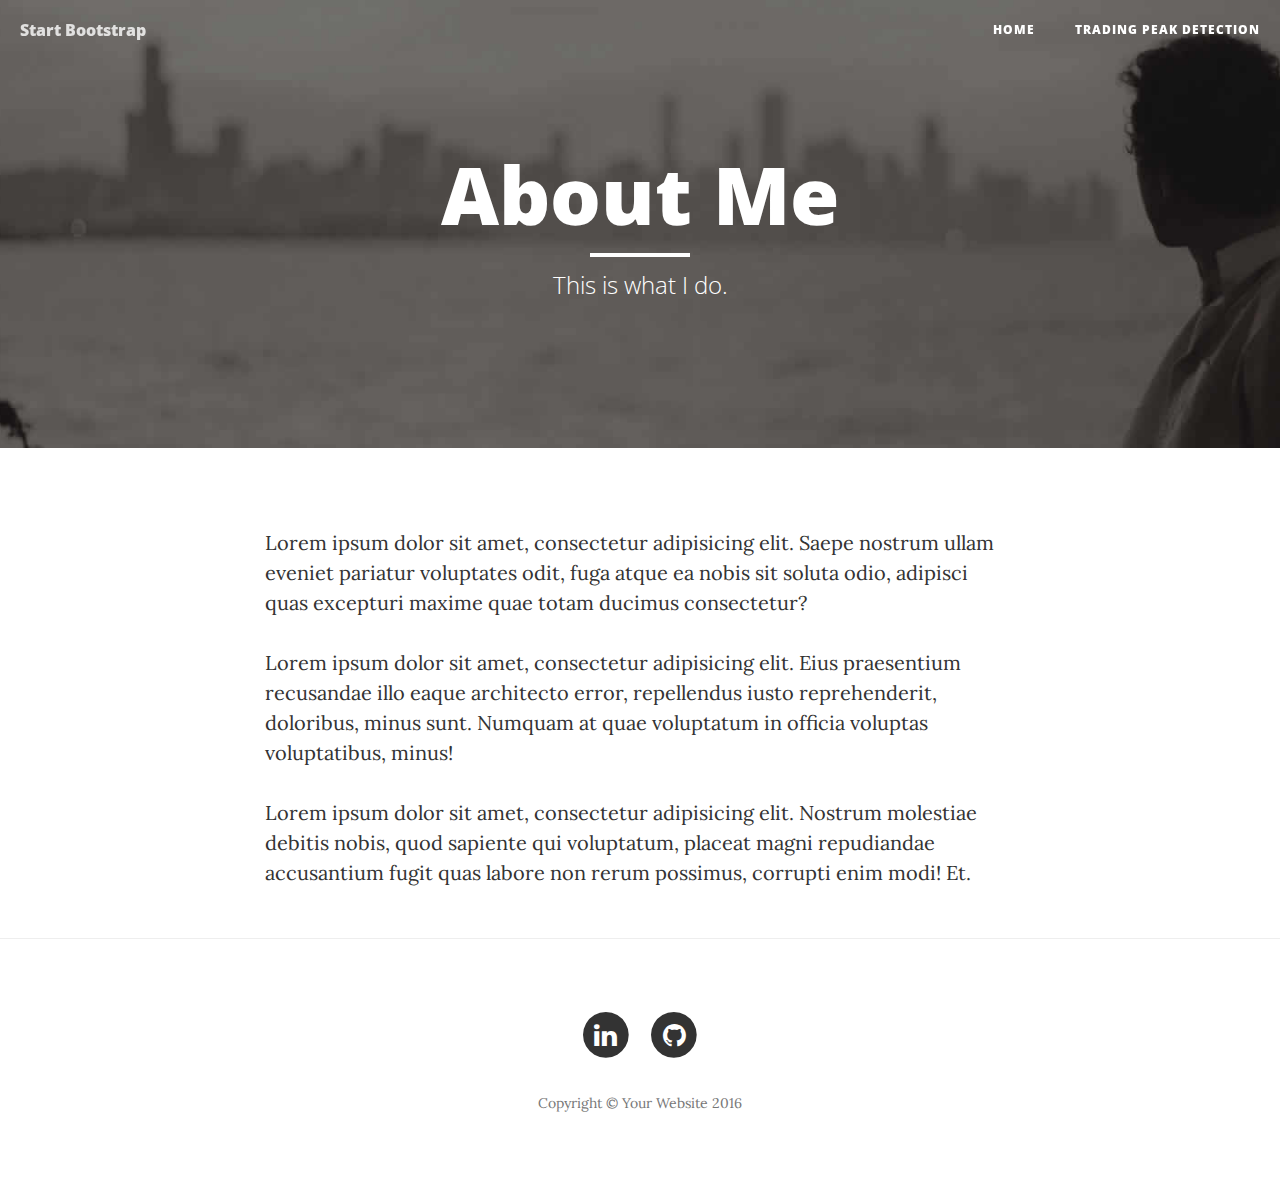
<file: about.html>
<!DOCTYPE html>
<html lang="en">

<head>

    <meta charset="utf-8">
    <meta http-equiv="X-UA-Compatible" content="IE=edge">
    <meta name="viewport" content="width=device-width, initial-scale=1">
    <meta name="description" content="">
    <meta name="author" content="">

    <title>Joseph Lane</title>

    <!-- Bootstrap Core CSS -->
    <link href="vendor/bootstrap/css/bootstrap.min.css" rel="stylesheet">

    <!-- Theme CSS -->
    <link href="css/clean-blog.min.css" rel="stylesheet">

    <!-- Custom Fonts -->
    <link href="vendor/font-awesome/css/font-awesome.min.css" rel="stylesheet" type="text/css">
    <link href='https://fonts.googleapis.com/css?family=Lora:400,700,400italic,700italic' rel='stylesheet' type='text/css'>
    <link href='https://fonts.googleapis.com/css?family=Open+Sans:300italic,400italic,600italic,700italic,800italic,400,300,600,700,800' rel='stylesheet' type='text/css'>

    <!-- HTML5 Shim and Respond.js IE8 support of HTML5 elements and media queries -->
    <!-- WARNING: Respond.js doesn't work if you view the page via file:// -->
    <!--[if lt IE 9]>
        <script src="https://oss.maxcdn.com/libs/html5shiv/3.7.0/html5shiv.js"></script>
        <script src="https://oss.maxcdn.com/libs/respond.js/1.4.2/respond.min.js"></script>
    <![endif]-->

</head>

<body>

    <!-- Navigation -->
    <nav class="navbar navbar-default navbar-custom navbar-fixed-top">
        <div class="container-fluid">
            <!-- Brand and toggle get grouped for better mobile display -->
            <div class="navbar-header page-scroll">
                <button type="button" class="navbar-toggle" data-toggle="collapse" data-target="#bs-example-navbar-collapse-1">
                    <span class="sr-only">Toggle navigation</span>
                    Menu <i class="fa fa-bars"></i>
                </button>
                <a class="navbar-brand" href="index.html">Start Bootstrap</a>
            </div>

            <!-- Collect the nav links, forms, and other content for toggling -->
            <div class="collapse navbar-collapse" id="bs-example-navbar-collapse-1">
                <ul class="nav navbar-nav navbar-right">
                    <li>
                        <a href="index.html">Home</a>
                    </li>
<!--                     <li>
                        <a href="about.html">About</a>
                    </li> -->
                    <li>
                        <a href="contact.html">Trading Peak Detection</a>
                    </li>
                </ul>
            </div>
            <!-- /.navbar-collapse -->
        </div>
        <!-- /.container -->
    </nav>

    <!-- Page Header -->
    <!-- Set your background image for this header on the line below. -->
    <header class="intro-header" style="background-image: url('img/about-bg.jpg')">
        <div class="container">
            <div class="row">
                <div class="col-lg-8 col-lg-offset-2 col-md-10 col-md-offset-1">
                    <div class="page-heading">
                        <h1>About Me</h1>
                        <hr class="small">
                        <span class="subheading">This is what I do.</span>
                    </div>
                </div>
            </div>
        </div>
    </header>

    <!-- Main Content -->
    <div class="container">
        <div class="row">
            <div class="col-lg-8 col-lg-offset-2 col-md-10 col-md-offset-1">
                <p>Lorem ipsum dolor sit amet, consectetur adipisicing elit. Saepe nostrum ullam eveniet pariatur voluptates odit, fuga atque ea nobis sit soluta odio, adipisci quas excepturi maxime quae totam ducimus consectetur?</p>
                <p>Lorem ipsum dolor sit amet, consectetur adipisicing elit. Eius praesentium recusandae illo eaque architecto error, repellendus iusto reprehenderit, doloribus, minus sunt. Numquam at quae voluptatum in officia voluptas voluptatibus, minus!</p>
                <p>Lorem ipsum dolor sit amet, consectetur adipisicing elit. Nostrum molestiae debitis nobis, quod sapiente qui voluptatum, placeat magni repudiandae accusantium fugit quas labore non rerum possimus, corrupti enim modi! Et.</p>
            </div>
        </div>
    </div>

    <hr>

    <!-- Footer -->
    <footer>
        <div class="container">
            <div class="row">
                <div class="col-lg-8 col-lg-offset-2 col-md-10 col-md-offset-1">
                    <ul class="list-inline text-center">
                        <li>
                            <a href="https://www.linkedin.com/in/joseph-lane-102204149">
                                <span class="fa-stack fa-lg">
                                    <i class="fa fa-circle fa-stack-2x"></i>
                                    <i class="fa fa-linkedin fa-stack-1x fa-inverse"></i>
                                </span>
                            </a>
                        </li>
                        <li>
                            <a href="https://github.com/JosephAlanLane">
                                <span class="fa-stack fa-lg">
                                    <i class="fa fa-circle fa-stack-2x"></i>
                                    <i class="fa fa-github fa-stack-1x fa-inverse"></i>
                                </span>
                            </a>
                        </li>
                    </ul>
                    <p class="copyright text-muted">Copyright &copy; Your Website 2016</p>
                </div>
            </div>
        </div>
    </footer>

    <!-- jQuery -->
    <script src="vendor/jquery/jquery.min.js"></script>

    <!-- Bootstrap Core JavaScript -->
    <script src="vendor/bootstrap/js/bootstrap.min.js"></script>

    <!-- Contact Form JavaScript -->
    <script src="js/jqBootstrapValidation.js"></script>
    <script src="js/contact_me.js"></script>

    <!-- Theme JavaScript -->
    <script src="js/clean-blog.min.js"></script>

</body>

</html>
</file>
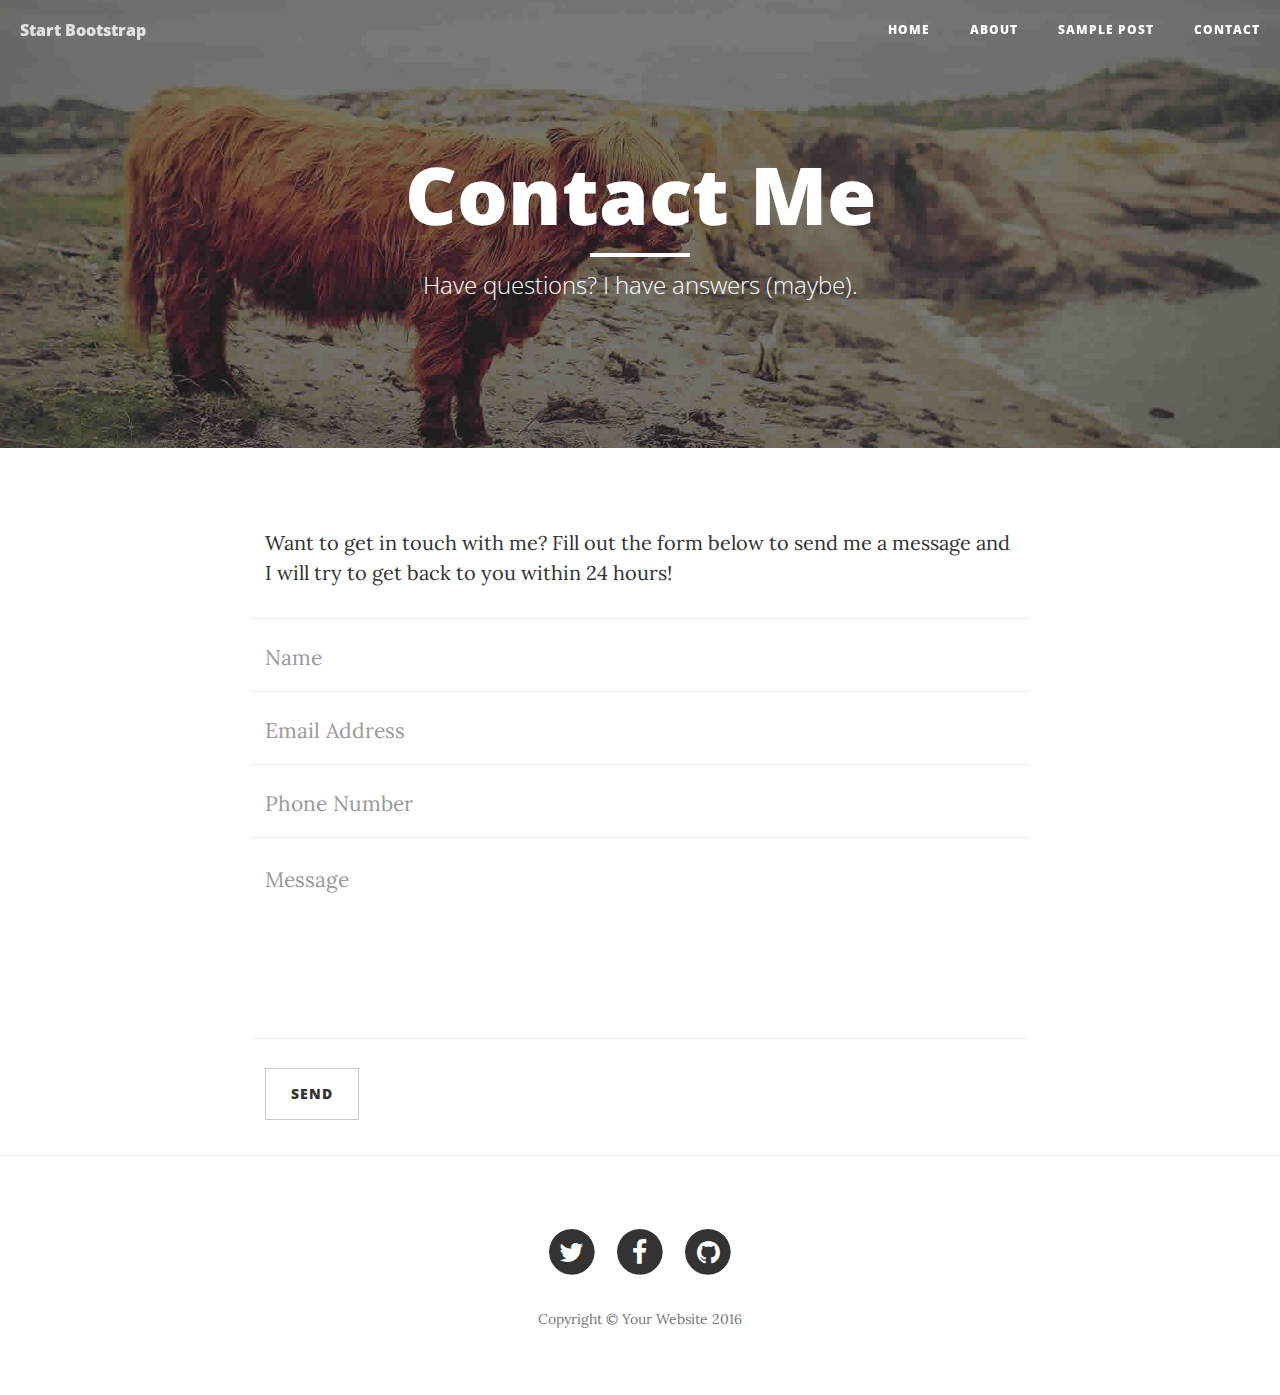
<file: contact.html>
<!DOCTYPE html>
<html lang="en">

<head>

    <meta charset="utf-8">
    <meta http-equiv="X-UA-Compatible" content="IE=edge">
    <meta name="viewport" content="width=device-width, initial-scale=1">
    <meta name="description" content="">
    <meta name="author" content="">

    <title>Clean Blog - Contact</title>

    <!-- Bootstrap Core CSS -->
    <link href="vendor/bootstrap/css/bootstrap.min.css" rel="stylesheet">

    <!-- Theme CSS -->
    <link href="css/clean-blog.min.css" rel="stylesheet">

    <!-- Custom Fonts -->
    <link href="vendor/font-awesome/css/font-awesome.min.css" rel="stylesheet" type="text/css">
    <link href='https://fonts.googleapis.com/css?family=Lora:400,700,400italic,700italic' rel='stylesheet' type='text/css'>
    <link href='https://fonts.googleapis.com/css?family=Open+Sans:300italic,400italic,600italic,700italic,800italic,400,300,600,700,800' rel='stylesheet' type='text/css'>

    <!-- HTML5 Shim and Respond.js IE8 support of HTML5 elements and media queries -->
    <!-- WARNING: Respond.js doesn't work if you view the page via file:// -->
    <!--[if lt IE 9]>
        <script src="https://oss.maxcdn.com/libs/html5shiv/3.7.0/html5shiv.js"></script>
        <script src="https://oss.maxcdn.com/libs/respond.js/1.4.2/respond.min.js"></script>
    <![endif]-->

</head>

<body>

    <!-- Navigation -->
    <nav class="navbar navbar-default navbar-custom navbar-fixed-top">
        <div class="container-fluid">
            <!-- Brand and toggle get grouped for better mobile display -->
            <div class="navbar-header page-scroll">
                <button type="button" class="navbar-toggle" data-toggle="collapse" data-target="#bs-example-navbar-collapse-1">
                    <span class="sr-only">Toggle navigation</span>
                    Menu <i class="fa fa-bars"></i>
                </button>
                <a class="navbar-brand" href="index.html">Start Bootstrap</a>
            </div>

            <!-- Collect the nav links, forms, and other content for toggling -->
            <div class="collapse navbar-collapse" id="bs-example-navbar-collapse-1">
                <ul class="nav navbar-nav navbar-right">
                    <li>
                        <a href="index.html">Home</a>
                    </li>
                    <li>
                        <a href="about.html">About</a>
                    </li>
                    <li>
                        <a href="post.html">Sample Post</a>
                    </li>
                    <li>
                        <a href="contact.html">Contact</a>
                    </li>
                </ul>
            </div>
            <!-- /.navbar-collapse -->
        </div>
        <!-- /.container -->
    </nav>

    <!-- Page Header -->
    <!-- Set your background image for this header on the line below. -->
    <header class="intro-header" style="background-image: url('img/contact-bg.jpg')">
        <div class="container">
            <div class="row">
                <div class="col-lg-8 col-lg-offset-2 col-md-10 col-md-offset-1">
                    <div class="page-heading">
                        <h1>Contact Me</h1>
                        <hr class="small">
                        <span class="subheading">Have questions? I have answers (maybe).</span>
                    </div>
                </div>
            </div>
        </div>
    </header>

    <!-- Main Content -->
    <div class="container">
        <div class="row">
            <div class="col-lg-8 col-lg-offset-2 col-md-10 col-md-offset-1">
                <p>Want to get in touch with me? Fill out the form below to send me a message and I will try to get back to you within 24 hours!</p>
                <!-- Contact Form - Enter your email address on line 19 of the mail/contact_me.php file to make this form work. -->
                <!-- WARNING: Some web hosts do not allow emails to be sent through forms to common mail hosts like Gmail or Yahoo. It's recommended that you use a private domain email address! -->
                <!-- NOTE: To use the contact form, your site must be on a live web host with PHP! The form will not work locally! -->
                <form name="sentMessage" id="contactForm" novalidate>
                    <div class="row control-group">
                        <div class="form-group col-xs-12 floating-label-form-group controls">
                            <label>Name</label>
                            <input type="text" class="form-control" placeholder="Name" id="name" required data-validation-required-message="Please enter your name.">
                            <p class="help-block text-danger"></p>
                        </div>
                    </div>
                    <div class="row control-group">
                        <div class="form-group col-xs-12 floating-label-form-group controls">
                            <label>Email Address</label>
                            <input type="email" class="form-control" placeholder="Email Address" id="email" required data-validation-required-message="Please enter your email address.">
                            <p class="help-block text-danger"></p>
                        </div>
                    </div>
                    <div class="row control-group">
                        <div class="form-group col-xs-12 floating-label-form-group controls">
                            <label>Phone Number</label>
                            <input type="tel" class="form-control" placeholder="Phone Number" id="phone" required data-validation-required-message="Please enter your phone number.">
                            <p class="help-block text-danger"></p>
                        </div>
                    </div>
                    <div class="row control-group">
                        <div class="form-group col-xs-12 floating-label-form-group controls">
                            <label>Message</label>
                            <textarea rows="5" class="form-control" placeholder="Message" id="message" required data-validation-required-message="Please enter a message."></textarea>
                            <p class="help-block text-danger"></p>
                        </div>
                    </div>
                    <br>
                    <div id="success"></div>
                    <div class="row">
                        <div class="form-group col-xs-12">
                            <button type="submit" class="btn btn-default">Send</button>
                        </div>
                    </div>
                </form>
            </div>
        </div>
    </div>

    <hr>

    <!-- Footer -->
    <footer>
        <div class="container">
            <div class="row">
                <div class="col-lg-8 col-lg-offset-2 col-md-10 col-md-offset-1">
                    <ul class="list-inline text-center">
                        <li>
                            <a href="#">
                                <span class="fa-stack fa-lg">
                                    <i class="fa fa-circle fa-stack-2x"></i>
                                    <i class="fa fa-twitter fa-stack-1x fa-inverse"></i>
                                </span>
                            </a>
                        </li>
                        <li>
                            <a href="#">
                                <span class="fa-stack fa-lg">
                                    <i class="fa fa-circle fa-stack-2x"></i>
                                    <i class="fa fa-facebook fa-stack-1x fa-inverse"></i>
                                </span>
                            </a>
                        </li>
                        <li>
                            <a href="#">
                                <span class="fa-stack fa-lg">
                                    <i class="fa fa-circle fa-stack-2x"></i>
                                    <i class="fa fa-github fa-stack-1x fa-inverse"></i>
                                </span>
                            </a>
                        </li>
                    </ul>
                    <p class="copyright text-muted">Copyright &copy; Your Website 2016</p>
                </div>
            </div>
        </div>
    </footer>

    <!-- jQuery -->
    <script src="vendor/jquery/jquery.min.js"></script>

    <!-- Bootstrap Core JavaScript -->
    <script src="vendor/bootstrap/js/bootstrap.min.js"></script>

    <!-- Contact Form JavaScript -->
    <script src="js/jqBootstrapValidation.js"></script>
    <script src="js/contact_me.js"></script>

    <!-- Theme JavaScript -->
    <script src="js/clean-blog.min.js"></script>

</body>

</html>
</file>
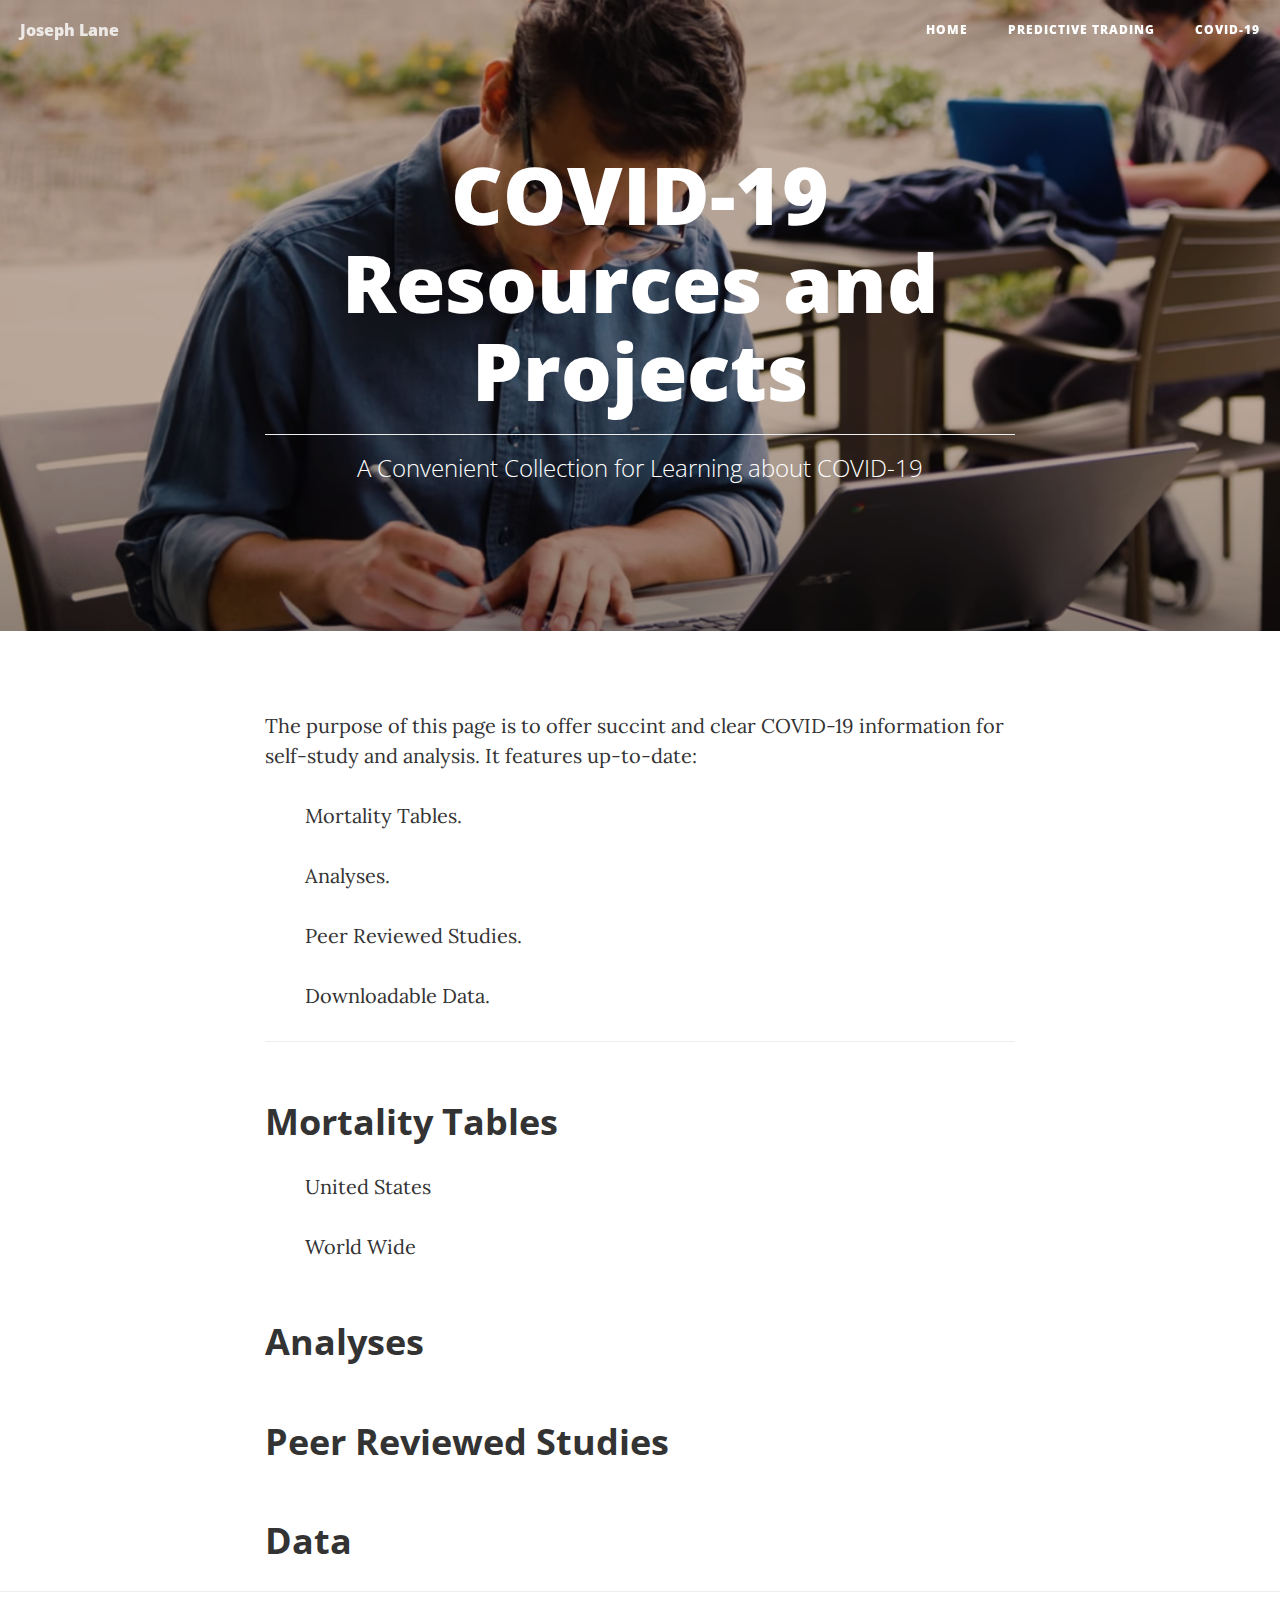
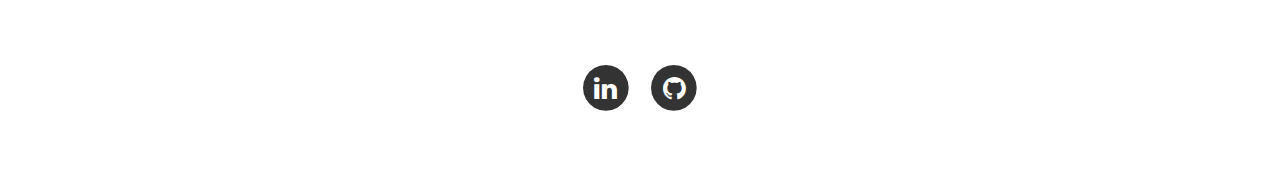
<file: covid.html>
<!DOCTYPE html>
<html lang="en">

<head>

    <meta charset="utf-8">
    <meta http-equiv="X-UA-Compatible" content="IE=edge">
    <meta name="viewport" content="width=device-width, initial-scale=1">
    <meta name="description" content="">
    <meta name="author" content="">

    <title>SARS-COV-19 Resources</title>

    <!-- Bootstrap Core CSS -->
    <link href="vendor/bootstrap/css/bootstrap.min.css" rel="stylesheet">

    <!-- Theme CSS -->
    <link href="css/clean-blog.min.css" rel="stylesheet">

    <!-- Custom Fonts -->
    <link href="vendor/font-awesome/css/font-awesome.min.css" rel="stylesheet" type="text/css">
    <link href='https://fonts.googleapis.com/css?family=Lora:400,700,400italic,700italic' rel='stylesheet' type='text/css'>
    <link href='https://fonts.googleapis.com/css?family=Open+Sans:300italic,400italic,600italic,700italic,800italic,400,300,600,700,800' rel='stylesheet' type='text/css'>

    <!-- HTML5 Shim and Respond.js IE8 support of HTML5 elements and media queries -->
    <!-- WARNING: Respond.js doesn't work if you view the page via file:// -->
    <!--[if lt IE 9]>
        <script src="https://oss.maxcdn.com/libs/html5shiv/3.7.0/html5shiv.js"></script>
        <script src="https://oss.maxcdn.com/libs/respond.js/1.4.2/respond.min.js"></script>
    <![endif]-->

</head>

<body>

    <!-- Navigation -->
    <nav class="navbar navbar-default navbar-custom navbar-fixed-top">
        <div class="container-fluid">
            <!-- Brand and toggle get grouped for better mobile display -->
            <div class="navbar-header page-scroll">
                <button type="button" class="navbar-toggle" data-toggle="collapse" data-target="#bs-example-navbar-collapse-1">
                    <span class="sr-only">Toggle navigation</span>
                    Menu <i class="fa fa-bars"></i>
                </button>
                <a class="navbar-brand" href="index.html">Joseph Lane</a>
            </div>

            <!-- Collect the nav links, forms, and other content for toggling -->
            <div class="collapse navbar-collapse" id="bs-example-navbar-collapse-1">
                <ul class="nav navbar-nav navbar-right">
                    <li>
                        <a href="index.html">Home</a>
                    </li>
                <!--     <li>
                        <a href="about.html">About</a>
                    </li>
                    <li>
                        <a href="post.html">Sample Post</a>
                    </li> -->
                    <!--<li>
                        <a href="https://github.com/JosephAlanLane/Evaluation-Metrics">Evaluation Metrics</a>
                    </li> -->
                    <li>
                        <a href="trading.html">Predictive Trading</a>
                    </li>
                    <li>
                        <a href="covid.html">COVID-19</a>
                    </li>
                </ul>
            </div>
            <!-- /.navbar-collapse -->
        </div>
        <!-- /.container -->
    </nav>

    <!-- Page Header -->
    <!-- Set your background image for this header on the line below. -->
    <header class="intro-header" style="background-image: url('img/studying-large.png')">
        <div class="container">
            <div class="row">
                <div class="col-lg-8 col-lg-offset-2 col-md-10 col-md-offset-1">
                    <div class="site-heading">
                        <h1>COVID-19 Resources and Projects</h1>
                        <hr>
                        <h2 class="subheading">A Convenient Collection for Learning about COVID-19</h2>
                    </div>
                </div>
            </div>
        </div>
    </header>

    <!-- Post Content -->
    <article>
        <div class="container">
            <div class="row">
                <div class="col-lg-8 col-lg-offset-2 col-md-10 col-md-offset-1">
                    <p>The purpose of this page is to offer succint and clear COVID-19 information for self-study and analysis. It features up-to-date: </p>
                    <ul>
                        
                        <il>
                            <p>Mortality Tables.</p>
                            
                        </il>

                        <il><p>Analyses.</p></il>
                        <il><p>Peer Reviewed Studies.</p></il>
                        <il><p>Downloadable Data.</p></il>

                    </ul>
                    
                    <hr>


                    <h2 class="section-heading">Mortality Tables</h2>
                    <ul>
                                <il><p>United States</p></il>
                                <il><p>World Wide</p></il>
                            </ul> 


                    <h2 class="section-heading">Analyses</h2>

                        <!--  Find optimized but easy to use analysis web tool -->

                    <h2 class="section-heading">Peer Reviewed Studies</h2>




                    <h2 class="section-heading">Data</h2>



                    <!-- <a href="#">
                        <img class="img-responsive" src="img/post-sample-image.jpg" alt="">
                    </a> -->
                  <!--   <span class="caption text-muted">To go places and do things that have never been done before – that’s what living is all about.</span> -->

                    
                </div>
            </div>
        </div>
    </article>

    <hr>

    <!-- Footer -->
    <footer>
        <div class="container">
            <div class="row">
                <div class="col-lg-8 col-lg-offset-2 col-md-10 col-md-offset-1">
                    <ul class="list-inline text-center">
                      <!-- <li>
                            <a href="#">
                                <span class="fa-stack fa-lg">
                                    <i class="fa fa-circle fa-stack-2x"></i>
                                    <i class="fa fa-twitter fa-stack-1x fa-inverse"></i>
                                </span>
                            </a>
                        </li> -->
                        <li>
                            <a href="https://www.linkedin.com/in/joseph-lane-102204149">
                                <span class="fa-stack fa-lg">
                                    <i class="fa fa-circle fa-stack-2x"></i>
                                    <i class="fa fa-linkedin fa-stack-1x fa-inverse"></i>
                                </span>
                            </a>
                        </li>
                        <li>
                            <a href="https://github.com/JosephAlanLane">
                                <span class="fa-stack fa-lg">
                                    <i class="fa fa-circle fa-stack-2x"></i>
                                    <i class="fa fa-github fa-stack-1x fa-inverse"></i>
                                </span>
                            </a>
                        </li>
                    </ul>

                </div>
            </div>
        </div>
    </footer>

    <!-- jQuery -->
    <script src="vendor/jquery/jquery.min.js"></script>

    <!-- Bootstrap Core JavaScript -->
    <script src="vendor/bootstrap/js/bootstrap.min.js"></script>

    <!-- Contact Form JavaScript -->
    <script src="js/jqBootstrapValidation.js"></script>
    <script src="js/contact_me.js"></script>

    <!-- Theme JavaScript -->
    <script src="js/clean-blog.min.js"></script>

</body>

</html>
</file>
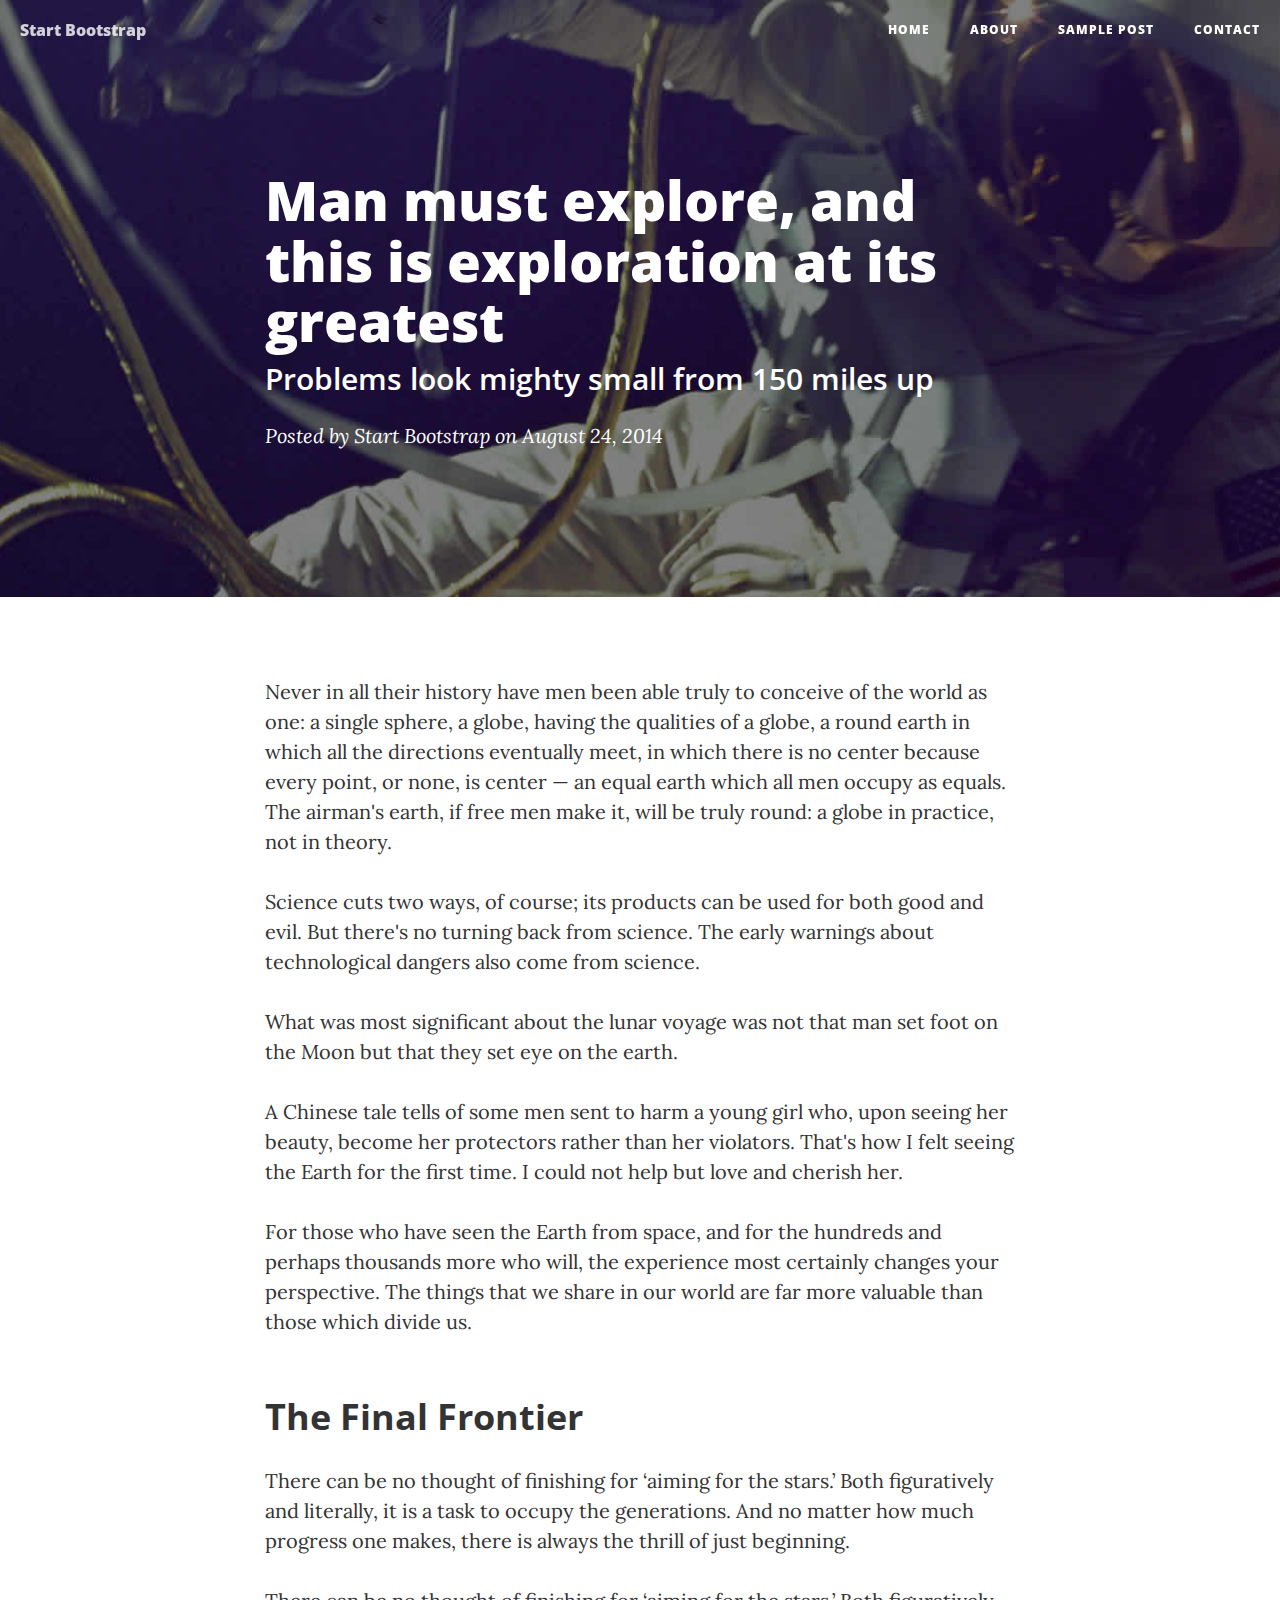
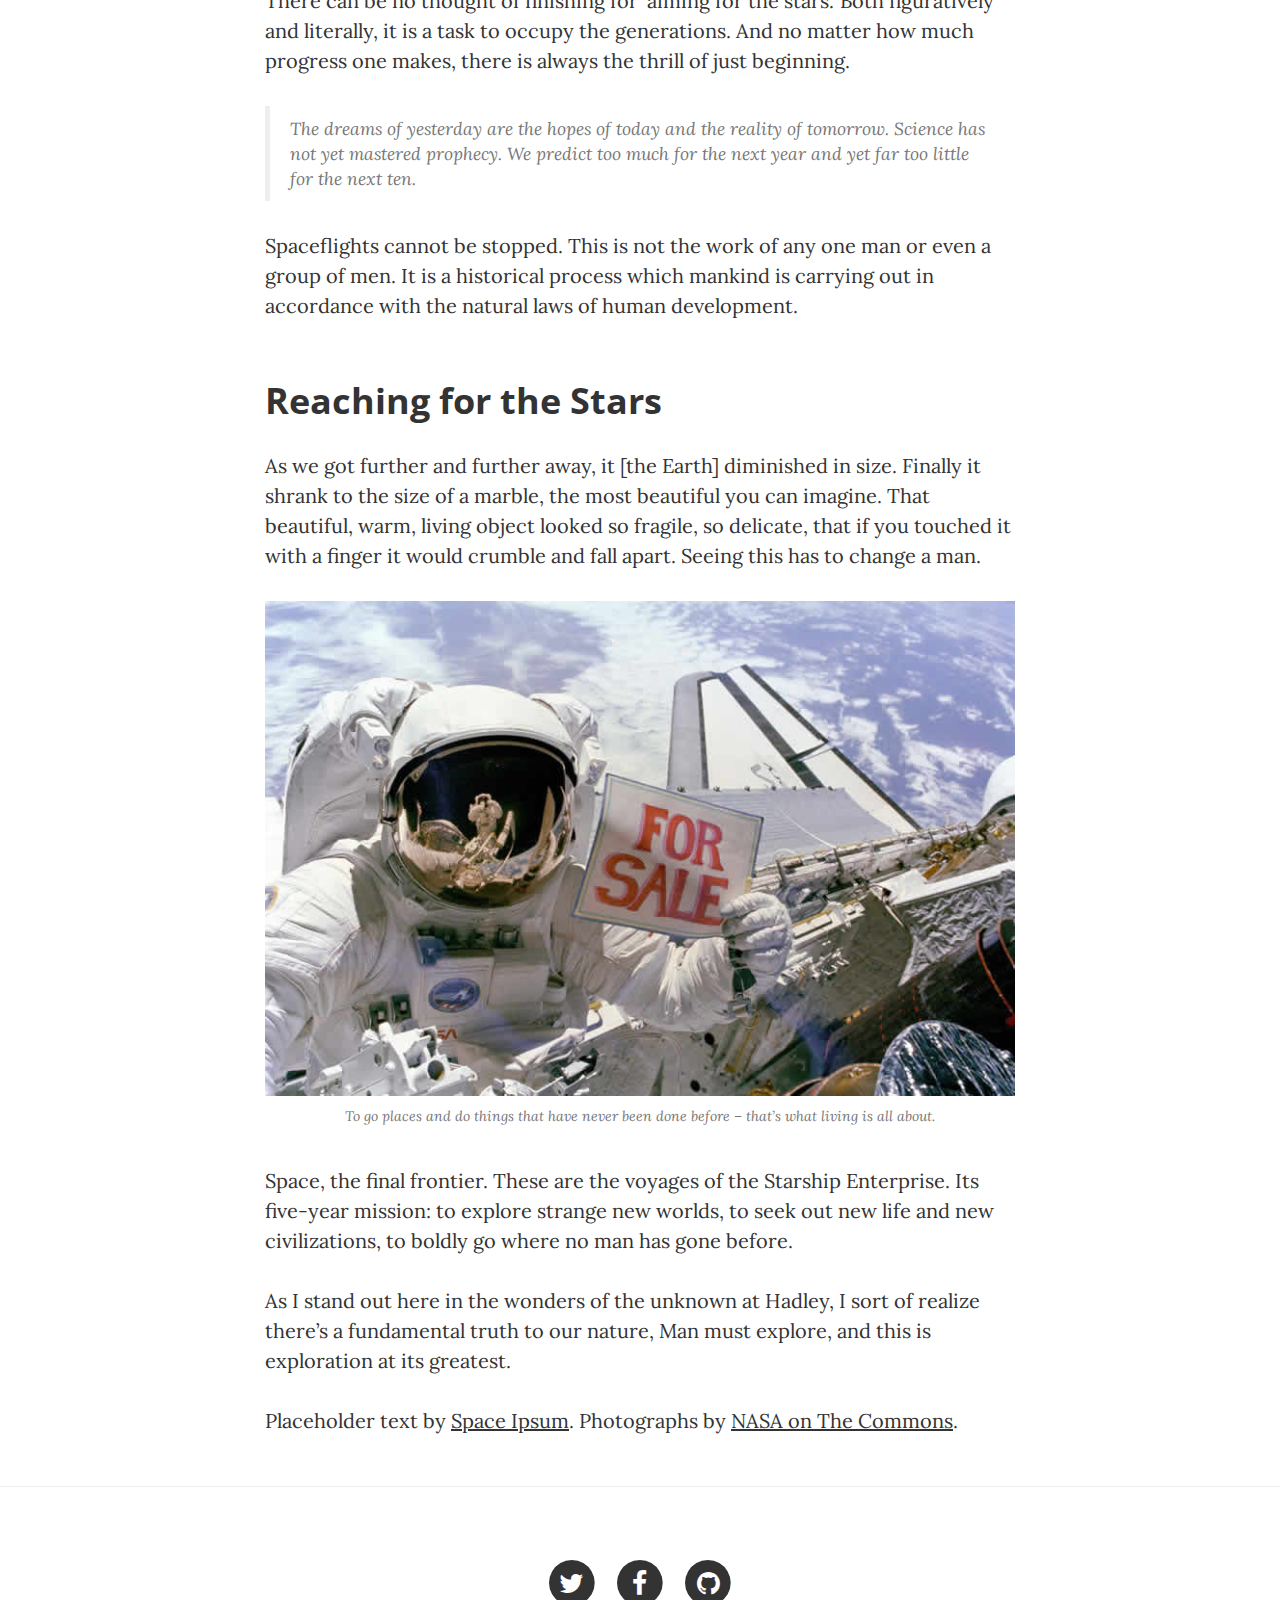
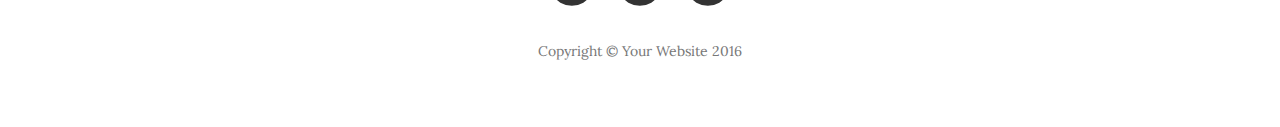
<file: post.html>
<!DOCTYPE html>
<html lang="en">

<head>

    <meta charset="utf-8">
    <meta http-equiv="X-UA-Compatible" content="IE=edge">
    <meta name="viewport" content="width=device-width, initial-scale=1">
    <meta name="description" content="">
    <meta name="author" content="">

    <title>Trading</title>

    <!-- Bootstrap Core CSS -->
    <link href="vendor/bootstrap/css/bootstrap.min.css" rel="stylesheet">

    <!-- Theme CSS -->
    <link href="css/clean-blog.min.css" rel="stylesheet">

    <!-- Custom Fonts -->
    <link href="vendor/font-awesome/css/font-awesome.min.css" rel="stylesheet" type="text/css">
    <link href='https://fonts.googleapis.com/css?family=Lora:400,700,400italic,700italic' rel='stylesheet' type='text/css'>
    <link href='https://fonts.googleapis.com/css?family=Open+Sans:300italic,400italic,600italic,700italic,800italic,400,300,600,700,800' rel='stylesheet' type='text/css'>

    <!-- HTML5 Shim and Respond.js IE8 support of HTML5 elements and media queries -->
    <!-- WARNING: Respond.js doesn't work if you view the page via file:// -->
    <!--[if lt IE 9]>
        <script src="https://oss.maxcdn.com/libs/html5shiv/3.7.0/html5shiv.js"></script>
        <script src="https://oss.maxcdn.com/libs/respond.js/1.4.2/respond.min.js"></script>
    <![endif]-->

</head>

<body>

    <!-- Navigation -->
    <nav class="navbar navbar-default navbar-custom navbar-fixed-top">
        <div class="container-fluid">
            <!-- Brand and toggle get grouped for better mobile display -->
            <div class="navbar-header page-scroll">
                <button type="button" class="navbar-toggle" data-toggle="collapse" data-target="#bs-example-navbar-collapse-1">
                    <span class="sr-only">Toggle navigation</span>
                    Menu <i class="fa fa-bars"></i>
                </button>
                <a class="navbar-brand" href="index.html">Start Bootstrap</a>
            </div>

            <!-- Collect the nav links, forms, and other content for toggling -->
            <div class="collapse navbar-collapse" id="bs-example-navbar-collapse-1">
                <ul class="nav navbar-nav navbar-right">
                    <li>
                        <a href="index.html">Home</a>
                    </li>
                    <li>
                        <a href="about.html">About</a>
                    </li>
                    <li>
                        <a href="post.html">Sample Post</a>
                    </li>
                    <li>
                        <a href="contact.html">Contact</a>
                    </li>
                </ul>
            </div>
            <!-- /.navbar-collapse -->
        </div>
        <!-- /.container -->
    </nav>

    <!-- Page Header -->
    <!-- Set your background image for this header on the line below. -->
    <header class="intro-header" style="background-image: url('img/post-bg.jpg')">
        <div class="container">
            <div class="row">
                <div class="col-lg-8 col-lg-offset-2 col-md-10 col-md-offset-1">
                    <div class="post-heading">
                        <h1>Man must explore, and this is exploration at its greatest</h1>
                        <h2 class="subheading">Problems look mighty small from 150 miles up</h2>
                        <span class="meta">Posted by <a href="#">Start Bootstrap</a> on August 24, 2014</span>
                    </div>
                </div>
            </div>
        </div>
    </header>

    <!-- Post Content -->
    <article>
        <div class="container">
            <div class="row">
                <div class="col-lg-8 col-lg-offset-2 col-md-10 col-md-offset-1">
                    <p>Never in all their history have men been able truly to conceive of the world as one: a single sphere, a globe, having the qualities of a globe, a round earth in which all the directions eventually meet, in which there is no center because every point, or none, is center — an equal earth which all men occupy as equals. The airman's earth, if free men make it, will be truly round: a globe in practice, not in theory.</p>

                    <p>Science cuts two ways, of course; its products can be used for both good and evil. But there's no turning back from science. The early warnings about technological dangers also come from science.</p>

                    <p>What was most significant about the lunar voyage was not that man set foot on the Moon but that they set eye on the earth.</p>

                    <p>A Chinese tale tells of some men sent to harm a young girl who, upon seeing her beauty, become her protectors rather than her violators. That's how I felt seeing the Earth for the first time. I could not help but love and cherish her.</p>

                    <p>For those who have seen the Earth from space, and for the hundreds and perhaps thousands more who will, the experience most certainly changes your perspective. The things that we share in our world are far more valuable than those which divide us.</p>

                    <h2 class="section-heading">The Final Frontier</h2>

                    <p>There can be no thought of finishing for ‘aiming for the stars.’ Both figuratively and literally, it is a task to occupy the generations. And no matter how much progress one makes, there is always the thrill of just beginning.</p>

                    <p>There can be no thought of finishing for ‘aiming for the stars.’ Both figuratively and literally, it is a task to occupy the generations. And no matter how much progress one makes, there is always the thrill of just beginning.</p>

                    <blockquote>The dreams of yesterday are the hopes of today and the reality of tomorrow. Science has not yet mastered prophecy. We predict too much for the next year and yet far too little for the next ten.</blockquote>

                    <p>Spaceflights cannot be stopped. This is not the work of any one man or even a group of men. It is a historical process which mankind is carrying out in accordance with the natural laws of human development.</p>

                    <h2 class="section-heading">Reaching for the Stars</h2>

                    <p>As we got further and further away, it [the Earth] diminished in size. Finally it shrank to the size of a marble, the most beautiful you can imagine. That beautiful, warm, living object looked so fragile, so delicate, that if you touched it with a finger it would crumble and fall apart. Seeing this has to change a man.</p>

                    <a href="#">
                        <img class="img-responsive" src="img/post-sample-image.jpg" alt="">
                    </a>
                    <span class="caption text-muted">To go places and do things that have never been done before – that’s what living is all about.</span>

                    <p>Space, the final frontier. These are the voyages of the Starship Enterprise. Its five-year mission: to explore strange new worlds, to seek out new life and new civilizations, to boldly go where no man has gone before.</p>

                    <p>As I stand out here in the wonders of the unknown at Hadley, I sort of realize there’s a fundamental truth to our nature, Man must explore, and this is exploration at its greatest.</p>

                    <p>Placeholder text by <a href="http://spaceipsum.com/">Space Ipsum</a>. Photographs by <a href="https://www.flickr.com/photos/nasacommons/">NASA on The Commons</a>.</p>
                </div>
            </div>
        </div>
    </article>

    <hr>

    <!-- Footer -->
    <footer>
        <div class="container">
            <div class="row">
                <div class="col-lg-8 col-lg-offset-2 col-md-10 col-md-offset-1">
                    <ul class="list-inline text-center">
                        <li>
                            <a href="#">
                                <span class="fa-stack fa-lg">
                                    <i class="fa fa-circle fa-stack-2x"></i>
                                    <i class="fa fa-twitter fa-stack-1x fa-inverse"></i>
                                </span>
                            </a>
                        </li>
                        <li>
                            <a href="#">
                                <span class="fa-stack fa-lg">
                                    <i class="fa fa-circle fa-stack-2x"></i>
                                    <i class="fa fa-facebook fa-stack-1x fa-inverse"></i>
                                </span>
                            </a>
                        </li>
                        <li>
                            <a href="#">
                                <span class="fa-stack fa-lg">
                                    <i class="fa fa-circle fa-stack-2x"></i>
                                    <i class="fa fa-github fa-stack-1x fa-inverse"></i>
                                </span>
                            </a>
                        </li>
                    </ul>
                    <p class="copyright text-muted">Copyright &copy; Your Website 2016</p>
                </div>
            </div>
        </div>
    </footer>

    <!-- jQuery -->
    <script src="vendor/jquery/jquery.min.js"></script>

    <!-- Bootstrap Core JavaScript -->
    <script src="vendor/bootstrap/js/bootstrap.min.js"></script>

    <!-- Contact Form JavaScript -->
    <script src="js/jqBootstrapValidation.js"></script>
    <script src="js/contact_me.js"></script>

    <!-- Theme JavaScript -->
    <script src="js/clean-blog.min.js"></script>

</body>

</html>
</file>
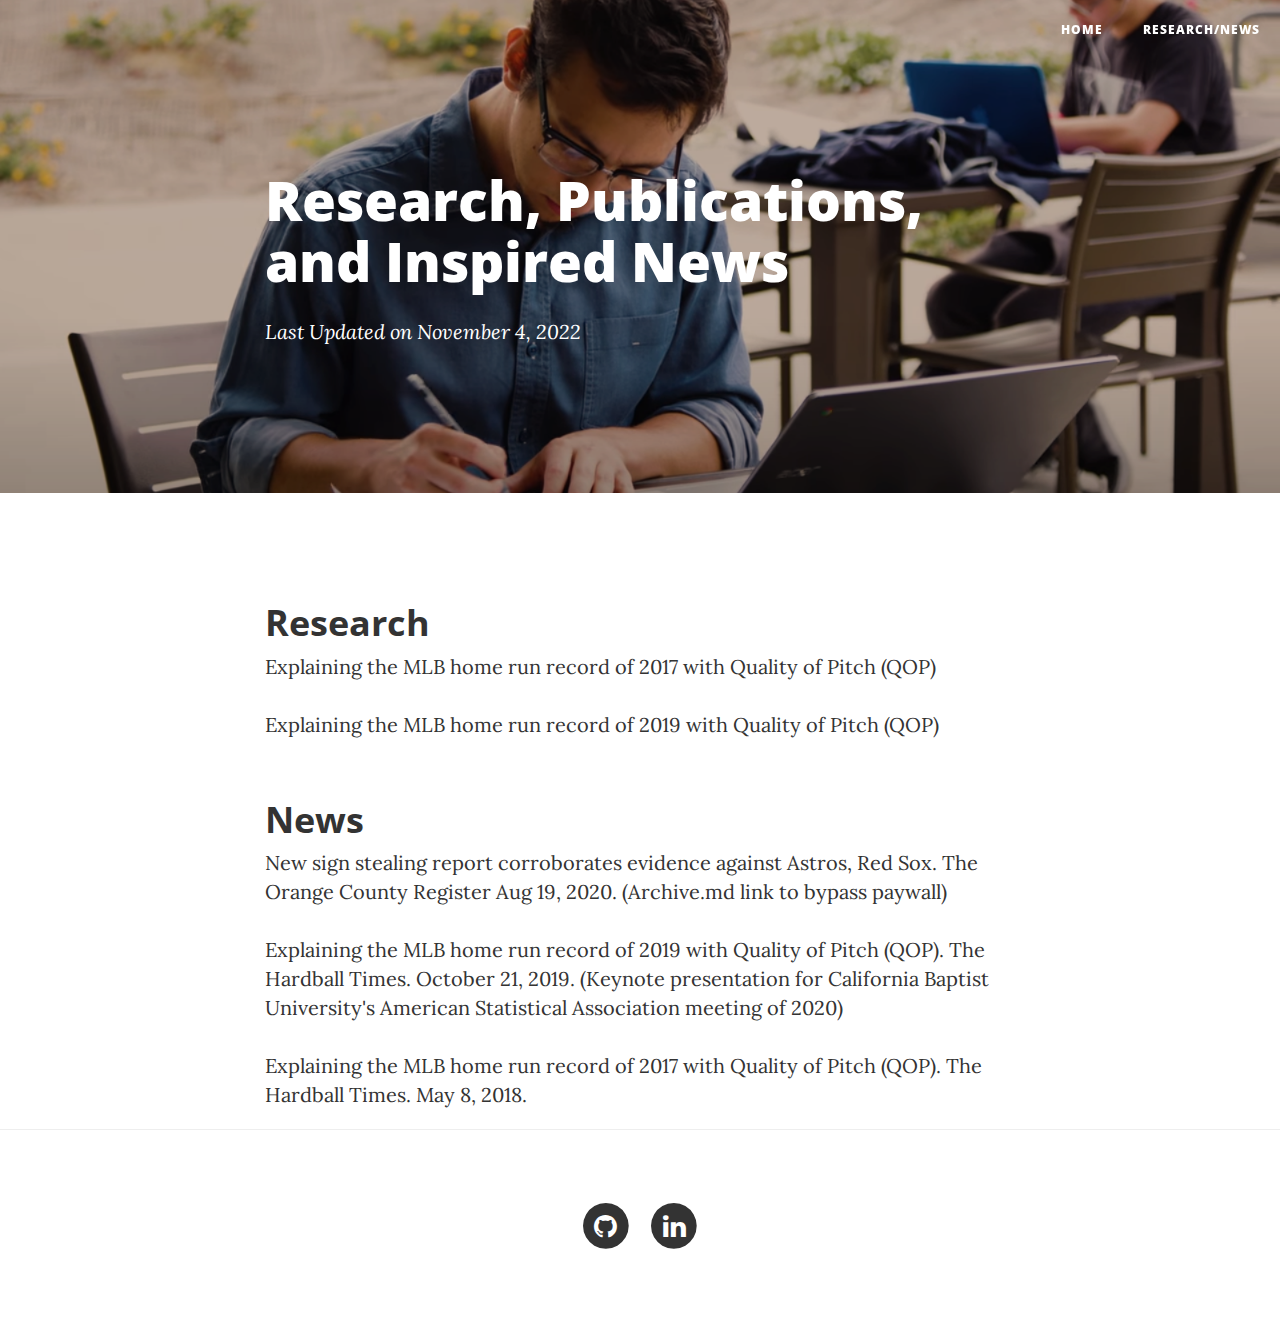
<file: research_news.html>
<!DOCTYPE html>
<html lang="en">

<head>

    <meta charset="utf-8">
    <meta http-equiv="X-UA-Compatible" content="IE=edge">
    <meta name="viewport" content="width=device-width, initial-scale=1">
    <meta name="description" content="">
    <meta name="author" content="">

    <title>Trading</title>

    <!-- Bootstrap Core CSS -->
    <link href="vendor/bootstrap/css/bootstrap.min.css" rel="stylesheet">

    <!-- Theme CSS -->
    <link href="css/clean-blog.min.css" rel="stylesheet">

    <!-- Custom Fonts -->
    <link href="vendor/font-awesome/css/font-awesome.min.css" rel="stylesheet" type="text/css">
    <link href='https://fonts.googleapis.com/css?family=Lora:400,700,400italic,700italic' rel='stylesheet' type='text/css'>
    <link href='https://fonts.googleapis.com/css?family=Open+Sans:300italic,400italic,600italic,700italic,800italic,400,300,600,700,800' rel='stylesheet' type='text/css'>

    <!-- HTML5 Shim and Respond.js IE8 support of HTML5 elements and media queries -->
    <!-- WARNING: Respond.js doesn't work if you view the page via file:// -->
    <!--[if lt IE 9]>
        <script src="https://oss.maxcdn.com/libs/html5shiv/3.7.0/html5shiv.js"></script>
        <script src="https://oss.maxcdn.com/libs/respond.js/1.4.2/respond.min.js"></script>
    <![endif]-->

</head>

<body>

    <!-- Navigation -->
    <nav class="navbar navbar-default navbar-custom navbar-fixed-top">
        <div class="container-fluid">
            <!-- Brand and toggle get grouped for better mobile display -->
            <div class="navbar-header page-scroll">
                <button type="button" class="navbar-toggle" data-toggle="collapse" data-target="#bs-example-navbar-collapse-1">
                    <span class="sr-only">Toggle navigation</span>
                    Menu <i class="fa fa-bars"></i>
                </button>
                <!--<a class="navbar-brand" href="index.html">Start Bootstrap</a> -->
            </div>

            <!-- Collect the nav links, forms, and other content for toggling -->
            <div class="collapse navbar-collapse" id="bs-example-navbar-collapse-1">
                <ul class="nav navbar-nav navbar-right">
                    <li>
                        <a href="index.html">Home</a>
                    </li>
                    <li>
                        <a href="research_news.html">Research/News</a>
                    </li>
                </ul>
            </div>
            <!-- /.navbar-collapse -->
        </div>
        <!-- /.container -->
    </nav>

    <!-- Page Header -->
    <!-- Set your background image for this header on the line below. -->
    <header class="intro-header" style="background-image: url('img/studying-large.png')">
        <div class="container">
            <div class="row">
                <div class="col-lg-8 col-lg-offset-2 col-md-10 col-md-offset-1">
                    <div class="post-heading">
                        <h1>Research, Publications, and Inspired News</h1>
                        <h2 class="subheading"></h2>
                        <span class="meta">Last Updated <!--<a href="#">Start Bootstrap</a>--> on November 4, 2022</span>
                    </div>
                </div>
            </div>
        </div>
    </header>

    <!-- Post Content -->
    <article>
        <div class="container">
            <div class="row">
                <div class="col-lg-8 col-lg-offset-2 col-md-10 col-md-offset-1">

                    <h2 class="section-heading">Research</h2>

                    <a href="pdf/MLB_HomeRun_Record_2017.pdf">Explaining the MLB home run record of 2017 with Quality of Pitch (QOP)</a>
                    
                    <p></p>

                    <a href="pdf/MLB_HomeRun_Record_2019.pdf">Explaining the MLB home run record of 2019 with Quality of Pitch (QOP)</a>


    

                    <h2 class="section-heading">News</h2>
                    
                    <a href="https://archive.ph/dJISE">New sign stealing report corroborates evidence against Astros, Red Sox. The Orange County Register Aug 19, 2020. (Archive.md link to bypass paywall) </a>
                    <p></p>

                    <a href="https://tht.fangraphs.com/explaining-the-2019-mlb-home-run-record-with-quality-of-pitch/">Explaining the MLB home run record of 2019 with Quality of Pitch (QOP). The Hardball Times. October 21, 2019. (Keynote presentation for California Baptist University's American Statistical Association meeting of 2020)</a>
                    <p></p>

                    <a href="https://tht.fangraphs.com/explaining-the-mlb-home-run-record-of-2017-with-quality-of-pitch/">Explaining the MLB home run record of 2017 with Quality of Pitch (QOP). The Hardball Times. May 8, 2018.</a>

                    <!-- <a href="#">
                        <img class="img-responsive" src="img/post-sample-image.jpg" alt="">
                    </a>
                     <span class="caption text-muted">To go places and do things that have never been done before – that’s what living is all about.</span>
                    -->
                 

                    <!--<p>Placeholder text by <a href="http://spaceipsum.com/">Space Ipsum</a>. Photographs by <a href="https://www.flickr.com/photos/nasacommons/">NASA on The Commons</a>.</p>-->
                </div>
            </div>
        </div>
    </article>

    <hr>

    <!-- Footer -->
    <footer>
        <div class="container">
            <div class="row">
                <div class="col-lg-8 col-lg-offset-2 col-md-10 col-md-offset-1">
                    <ul class="list-inline text-center">
                        <li>
                            <a href="https://github.com/JosephAlanLane">
                                <span class="fa-stack fa-lg">
                                    <i class="fa fa-circle fa-stack-2x"></i>
                                    <i class="fa fa-github fa-stack-1x fa-inverse"></i>
                                </span>
                            </a>
                        </li>
                        <li>
                            <a href="https://www.linkedin.com/in/joseph-lane-102204149">
                                <span class="fa-stack fa-lg">
                                    <i class="fa fa-circle fa-stack-2x"></i>
                                    <i class="fa fa-linkedin fa-stack-1x fa-inverse"></i>
                                </span>
                            </a>
                        </li>

                    </ul>
                    <!--<p class="copyright text-muted">Copyright &copy; Your Website 2016</p>-->
                </div>
            </div>
        </div>
    </footer>

    <!-- jQuery -->
    <script src="vendor/jquery/jquery.min.js"></script>

    <!-- Bootstrap Core JavaScript -->
    <script src="vendor/bootstrap/js/bootstrap.min.js"></script>

    <!-- Contact Form JavaScript -->
    <script src="js/jqBootstrapValidation.js"></script>
    <script src="js/contact_me.js"></script>

    <!-- Theme JavaScript -->
    <script src="js/clean-blog.min.js"></script>

</body>

</html>
</file>
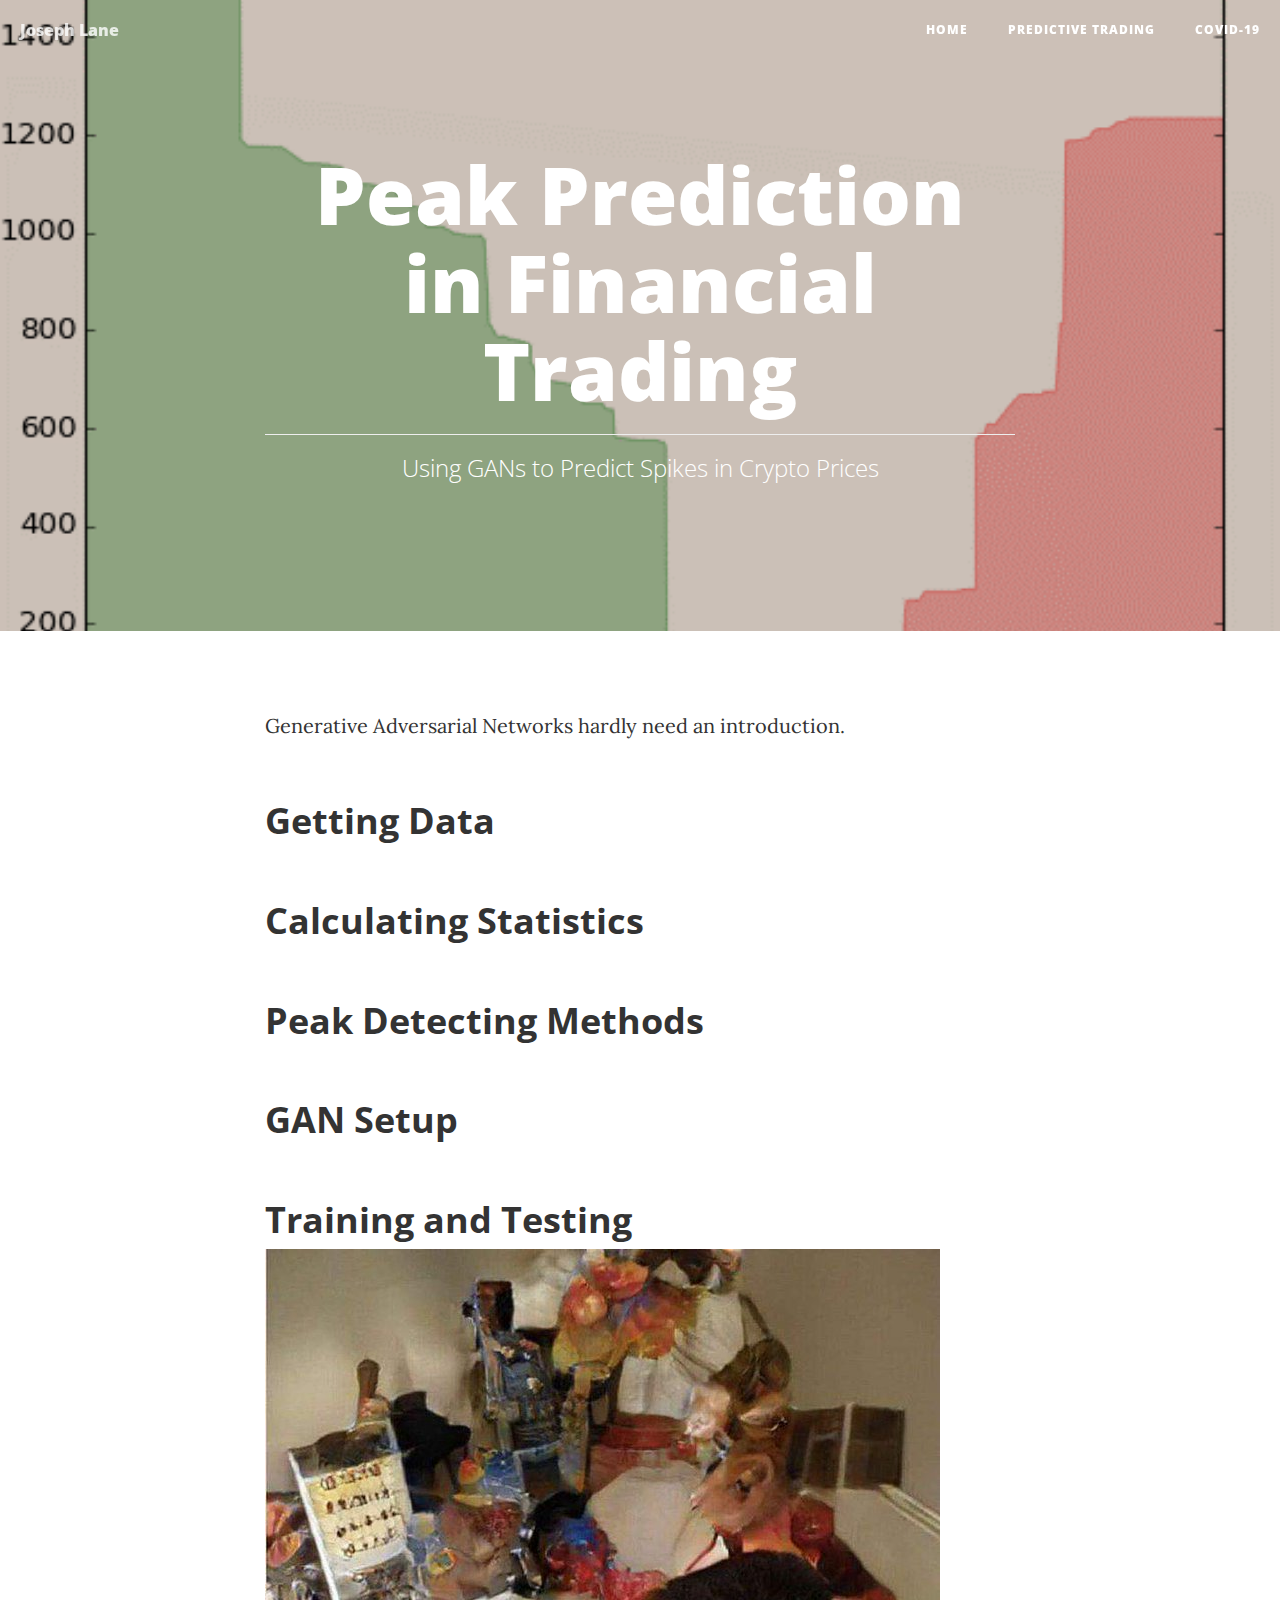
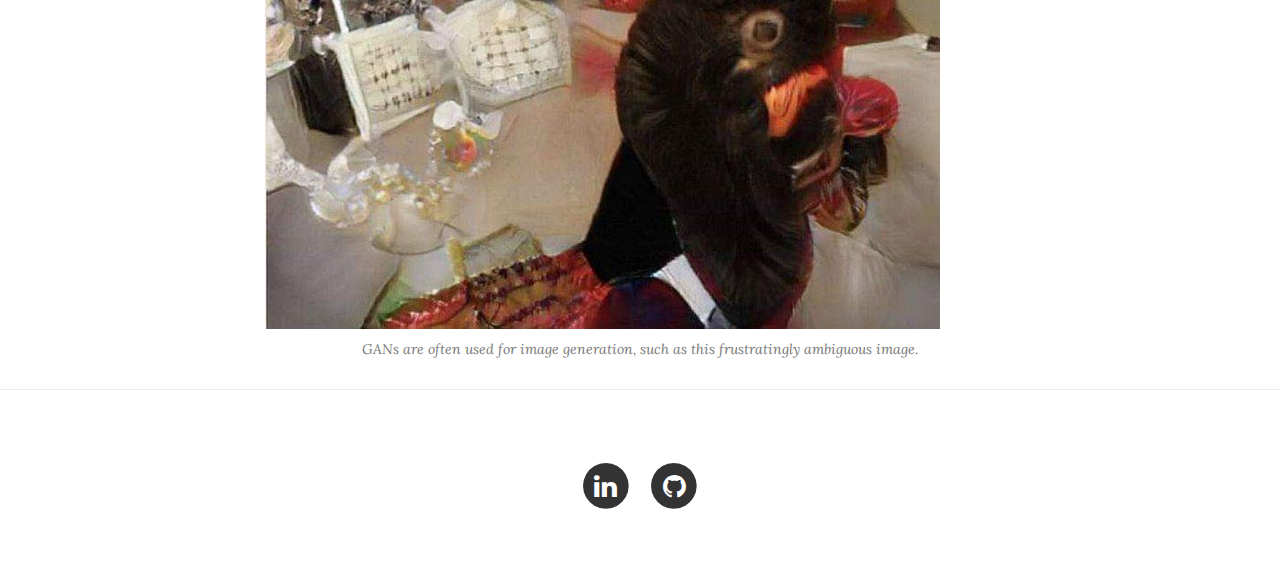
<file: trading.html>
<!DOCTYPE html>
<html lang="en">

<head>

    <meta charset="utf-8">
    <meta http-equiv="X-UA-Compatible" content="IE=edge">
    <meta name="viewport" content="width=device-width, initial-scale=1">
    <meta name="description" content="">
    <meta name="author" content="">

    <title>Project on Predictive Peak Trading Algorithm</title>

    <!-- Bootstrap Core CSS -->
    <link href="vendor/bootstrap/css/bootstrap.min.css" rel="stylesheet">

    <!-- Theme CSS -->
    <link href="css/clean-blog.min.css" rel="stylesheet">

    <!-- Custom Fonts -->
    <link href="vendor/font-awesome/css/font-awesome.min.css" rel="stylesheet" type="text/css">
    <link href='https://fonts.googleapis.com/css?family=Lora:400,700,400italic,700italic' rel='stylesheet' type='text/css'>
    <link href='https://fonts.googleapis.com/css?family=Open+Sans:300italic,400italic,600italic,700italic,800italic,400,300,600,700,800' rel='stylesheet' type='text/css'>

    <!-- HTML5 Shim and Respond.js IE8 support of HTML5 elements and media queries -->
    <!-- WARNING: Respond.js doesn't work if you view the page via file:// -->
    <!--[if lt IE 9]>
        <script src="https://oss.maxcdn.com/libs/html5shiv/3.7.0/html5shiv.js"></script>
        <script src="https://oss.maxcdn.com/libs/respond.js/1.4.2/respond.min.js"></script>
    <![endif]-->

</head>

<body>

    <!-- Navigation -->
    <nav class="navbar navbar-default navbar-custom navbar-fixed-top">
        <div class="container-fluid">
            <!-- Brand and toggle get grouped for better mobile display -->
            <div class="navbar-header page-scroll">
                <button type="button" class="navbar-toggle" data-toggle="collapse" data-target="#bs-example-navbar-collapse-1">
                    <span class="sr-only">Toggle navigation</span>
                    Menu <i class="fa fa-bars"></i>
                </button>
                <a class="navbar-brand" href="index.html">Joseph Lane</a>
            </div>

            <!-- Collect the nav links, forms, and other content for toggling -->
            <div class="collapse navbar-collapse" id="bs-example-navbar-collapse-1">
                <ul class="nav navbar-nav navbar-right">
                    <li>
                        <a href="index.html">Home</a>
                    </li>
                <!--     <li>
                        <a href="about.html">About</a>
                    </li>
                    <li>
                        <a href="post.html">Sample Post</a>
                    </li> -->
                    <!--<li>
                        <a href="https://github.com/JosephAlanLane/Evaluation-Metrics">Evaluation Metrics</a>
                    </li> -->
                    <li>
                        <a href="trading.html">Predictive Trading</a>
                    </li>
                    <li>
                        <a href="covid.html">COVID-19</a>
                    </li>
                </ul>
            </div>
            <!-- /.navbar-collapse -->
        </div>
        <!-- /.container -->
    </nav>

    <!-- Page Header -->
    <!-- Set your background image for this header on the line below. -->
    <header class="intro-header" style="background-image: url('img/order_book.gif')">
        <div class="container">
            <div class="row">
                <div class="col-lg-8 col-lg-offset-2 col-md-10 col-md-offset-1">
                    <div class="site-heading">
                        <h1>Peak Prediction in Financial Trading</h1>
                        <hr>
                        <span class="subheading">Using GANs to Predict Spikes in Crypto Prices 
                        </span>
                    </div>
                </div>
            </div>
        </div>
    </header>

    <!-- Post Content -->
    <article>
        <div class="container">
            <div class="row">
                <div class="col-lg-8 col-lg-offset-2 col-md-10 col-md-offset-1">
                    <p>Generative Adversarial Networks hardly need an introduction.</p>


                    <h2 class="section-heading">Getting Data</h2>

                    <h2 class="section-heading">Calculating Statistics</h2>

                    <h2 class="section-heading">Peak Detecting Methods</h2>

                    <h2 class="section-heading">GAN Setup</h2>
                    
                    <h2 class="section-heading">Training and Testing </h2>

                    <a href="#">
                        <img class="img-responsive" src="img/gan-confusion.jpg" alt="">
                    </a>
                    <span class="caption text-muted">GANs are often used for image generation, such as this frustratingly ambiguous image.</span>


                </div>
            </div>
        </div>
    </article>

    <hr>

    <!-- Footer -->
    <footer>
        <div class="container">
            <div class="row">
                <div class="col-lg-8 col-lg-offset-2 col-md-10 col-md-offset-1">
                    <ul class="list-inline text-center">
                      <!-- <li>
                            <a href="#">
                                <span class="fa-stack fa-lg">
                                    <i class="fa fa-circle fa-stack-2x"></i>
                                    <i class="fa fa-twitter fa-stack-1x fa-inverse"></i>
                                </span>
                            </a>
                        </li> -->
                        <li>
                            <a href="https://www.linkedin.com/in/joseph-lane-102204149">
                                <span class="fa-stack fa-lg">
                                    <i class="fa fa-circle fa-stack-2x"></i>
                                    <i class="fa fa-linkedin fa-stack-1x fa-inverse"></i>
                                </span>
                            </a>
                        </li>
                        <li>
                            <a href="https://github.com/JosephAlanLane">
                                <span class="fa-stack fa-lg">
                                    <i class="fa fa-circle fa-stack-2x"></i>
                                    <i class="fa fa-github fa-stack-1x fa-inverse"></i>
                                </span>
                            </a>
                        </li>
                    </ul>

                </div>
            </div>
        </div>
    </footer>

    <!-- jQuery -->
    <script src="vendor/jquery/jquery.min.js"></script>

    <!-- Bootstrap Core JavaScript -->
    <script src="vendor/bootstrap/js/bootstrap.min.js"></script>

    <!-- Contact Form JavaScript -->
    <script src="js/jqBootstrapValidation.js"></script>
    <script src="js/contact_me.js"></script>

    <!-- Theme JavaScript -->
    <script src="js/clean-blog.min.js"></script>

</body>

</html>
</file>
<file: css/clean-blog.min.css>
/*!
 * Start Bootstrap - Clean Blog v3.3.7+1 (http://startbootstrap.com/template-overviews/clean-blog)
 * Copyright 2013-2017 Start Bootstrap
 * Licensed under MIT (https://github.com/BlackrockDigital/startbootstrap/blob/gh-pages/LICENSE)
 */a,body{color:#333}.navbar-custom .nav li a,.navbar-custom .navbar-brand,h1,h2,h3,h4,h5,h6{font-weight:800}.caption,.intro-header .page-heading,.intro-header .site-heading,footer .copyright{text-align:center}body{font-family:Lora,'Times New Roman',serif;font-size:20px;-webkit-tap-highlight-color:#0085A1}.intro-header .page-heading .subheading,.intro-header .post-heading .subheading,.intro-header .site-heading .subheading,.navbar-custom,h1,h2,h3,h4,h5,h6{font-family:'Open Sans','Helvetica Neue',Helvetica,Arial,sans-serif}p{line-height:1.5;margin:30px 0}p a{text-decoration:underline}a:focus,a:hover{color:#FFFFFF}a img:focus,a img:hover{cursor:zoom-in}blockquote{color:#777;font-style:italic}hr.small{max-width:100px;margin:15px auto;border-width:4px;border-color:#fff}.navbar-custom{position:absolute;top:0;left:0;width:100%;z-index:3}.navbar-custom .navbar-header .navbar-toggle{color:#777;font-weight:800;text-transform:uppercase;font-size:12px}.navbar-custom .nav li a{text-transform:uppercase;font-size:12px;letter-spacing:1px}@media only screen and (min-width:768px){.navbar-custom{background:0 0;border-bottom:1px solid transparent}.navbar-custom .navbar-brand{color:#fff;padding:20px}.navbar-custom .navbar-brand:focus,.navbar-custom .navbar-brand:hover{color:rgba(255,255,255,.8)}.navbar-custom .nav li a{color:#fff;padding:20px}.navbar-custom .nav li a:focus,.navbar-custom .nav li a:hover{color:rgba(255,255,255,.8)}.navbar-custom .nav li ul.dropdown-menu a{color:#333}.navbar-custom .nav li ul.dropdown-menu a:focus,.navbar-custom .nav li ul.dropdown-menu a:hover{color:#0085A1}}@media only screen and (min-width:1170px){.navbar-custom{-webkit-transition:background-color .3s;-moz-transition:background-color .3s;transition:background-color .3s;-webkit-transform:translate3d(0,0,0);-moz-transform:translate3d(0,0,0);-ms-transform:translate3d(0,0,0);-o-transform:translate3d(0,0,0);transform:translate3d(0,0,0);-webkit-backface-visibility:hidden;backface-visibility:hidden}.navbar-custom.is-fixed{position:fixed;top:-61px;background-color:rgba(255,255,255,.9);border-bottom:1px solid #f2f2f2;-webkit-transition:-webkit-transform .3s;-moz-transition:-moz-transform .3s;transition:transform .3s}.navbar-custom.is-fixed .navbar-brand{color:#333}.navbar-custom.is-fixed .navbar-brand:focus,.navbar-custom.is-fixed .navbar-brand:hover{color:#0085A1}.navbar-custom.is-fixed .nav li a{color:#333}.navbar-custom.is-fixed .nav li a:focus,.navbar-custom.is-fixed .nav li a:hover{color:#0085A1}.navbar-custom.is-visible{-webkit-transform:translate3d(0,100%,0);-moz-transform:translate3d(0,100%,0);-ms-transform:translate3d(0,100%,0);-o-transform:translate3d(0,100%,0);transform:translate3d(0,100%,0)}}.intro-header{background:center center no-repeat;-webkit-background-size:cover;-moz-background-size:cover;background-size:cover;-o-background-size:cover;margin-bottom:50px}.intro-header .page-heading,.intro-header .post-heading,.intro-header .site-heading{padding:100px 0 50px;color:#fff}.intro-header .page-heading h1,.intro-header .site-heading h1{margin-top:0;font-size:50px}.intro-header .page-heading .subheading,.intro-header .site-heading .subheading{font-size:24px;line-height:1.1;display:block;font-weight:300;margin:10px 0 0}@media only screen and (min-width:768px){.intro-header .page-heading,.intro-header .post-heading,.intro-header .site-heading{padding:150px 0}.intro-header .page-heading h1,.intro-header .site-heading h1{font-size:80px}}.intro-header .post-heading h1{font-size:35px}.intro-header .post-heading .meta,.intro-header .post-heading .subheading{line-height:1.1;display:block}.intro-header .post-heading .subheading{font-size:24px;margin:10px 0 30px;font-weight:600}.intro-header .post-heading .meta{font-family:Lora,'Times New Roman',serif;font-style:italic;font-weight:300;font-size:20px}.intro-header .post-heading .meta a{color:#fff}@media only screen and (min-width:768px){.intro-header .post-heading h1{font-size:55px}.intro-header .post-heading .subheading{font-size:30px}}.post-preview>a{color:#333}.post-preview>a:focus,.post-preview>a:hover{text-decoration:none;color:#0085A1}.post-preview>a>.post-title{font-size:30px;margin-top:30px;margin-bottom:10px}.post-preview>a>.post-subtitle{margin:0 0 10px;font-weight:300}.post-preview>.post-meta{color:#777;font-size:18px;font-style:italic;margin-top:0}.post-preview>.post-meta>a{text-decoration:none;color:#333}.post-preview>.post-meta>a:focus,.post-preview>.post-meta>a:hover{color:#0085A1;text-decoration:underline}@media only screen and (min-width:768px){.post-preview>a>.post-title{font-size:36px}}.section-heading{font-size:36px;margin-top:60px;font-weight:700}.btn,.pager li>a,.pager li>span{font-family:'Open Sans','Helvetica Neue',Helvetica,Arial,sans-serif;text-transform:uppercase;font-weight:800;letter-spacing:1px}.caption{font-size:14px;padding:10px;font-style:italic;margin:0;display:block;border-bottom-right-radius:5px;border-bottom-left-radius:5px}footer{padding:50px 0 65px}footer .list-inline{margin:0;padding:0}footer .copyright{font-size:14px;margin-bottom:0}.floating-label-form-group{font-size:14px;position:relative;margin-bottom:0;padding-bottom:.5em;border-bottom:1px solid #eee}.floating-label-form-group input,.floating-label-form-group textarea{z-index:1;position:relative;padding-right:0;padding-left:0;border:none;border-radius:0;font-size:1.5em;background:0 0;box-shadow:none!important;resize:none}.floating-label-form-group label{display:block;z-index:0;position:relative;top:2em;margin:0;font-size:.85em;line-height:1.764705882em;vertical-align:middle;vertical-align:baseline;opacity:0;-webkit-transition:top .3s ease,opacity .3s ease;-moz-transition:top .3s ease,opacity .3s ease;-ms-transition:top .3s ease,opacity .3s ease;transition:top .3s ease,opacity .3s ease}.floating-label-form-group::not(:first-child){padding-left:14px;border-left:1px solid #eee}.floating-label-form-group-with-value label{top:0;opacity:1}.floating-label-form-group-with-focus label{color:#0085A1}form .row:first-child .floating-label-form-group{border-top:1px solid #eee}.btn{font-size:14px;border-radius:0;padding:15px 25px}.btn-lg{font-size:16px;padding:25px 35px}.btn-default:focus,.btn-default:hover{background-color:#0085A1;border:1px solid #0085A1;color:#fff}.pager{margin:20px 0 0}.pager li>a,.pager li>span{font-size:14px;padding:15px 25px;background-color:#fff;border-radius:0}.pager li>a:focus,.pager li>a:hover{color:#fff;background-color:#0085A1;border:1px solid #0085A1}.pager .disabled>a,.pager .disabled>a:focus,.pager .disabled>a:hover,.pager .disabled>span{color:#777;background-color:#333;cursor:not-allowed}::-moz-selection{color:#fff;text-shadow:none;background:#0085A1}::selection{color:#fff;text-shadow:none;background:#0085A1}img::selection{color:#fff;background:0 0}img::-moz-selection{color:#fff;background:0 0} /* Links inside the navbar */
.navbar a {
  float: left;
  font-size: 16px;
  color: white;
  text-align: center;
  padding: 14px 16px;
  text-decoration: none;
}

/* The dropdown container */
.dropdown {
  float: left;
  overflow: hidden;
}

/* Dropdown button */
.dropdown .dropbtn {
  font-weight: 800;
  text-transform: uppercase;
  letter-spacing: 1px;
  font-size: 12px;
  border: none;
  outline: none;
  color: white;
  padding: 20px;
  background-color: inherit;
  font-family: inherit; /* Important for vertical align on mobile phones */
  margin: 0; /* Important for vertical align on mobile phones */
}

/* Dropdown content (hidden by default) */
.dropdown-content {
  display: none;
  position: absolute;
  background-color: #f9f9f9;
  min-width: 160px;
  box-shadow: 0px 8px 16px 0px rgba(0,0,0,0.2);
  z-index: 1;
}

/* Links inside the dropdown */
.dropdown-content a {
  float: none;
  color: black;
  padding: 12px 16px;
  text-decoration: none;
  display: block;
  text-align: left;
}

/* Add a grey background color to dropdown links on hover */
.dropdown-content a:hover {
  background-color: #ddd;
}

/* Show the dropdown menu on hover */
.dropdown:hover .dropdown-content {
  display: block;
}
</file>
